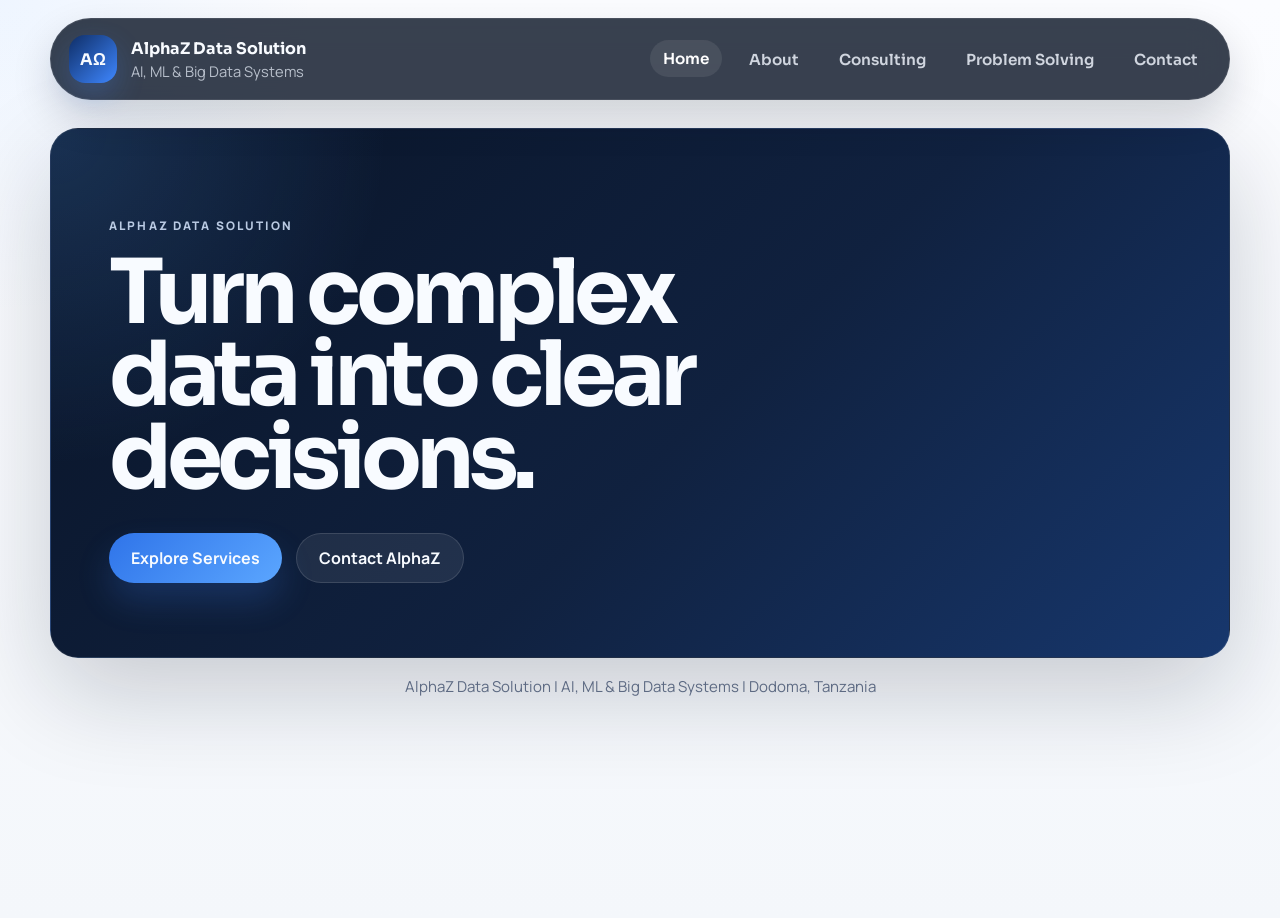
<file: index.html>
<!DOCTYPE html>
<html lang="en">
  <head>
    <meta charset="UTF-8" />
    <meta name="viewport" content="width=device-width, initial-scale=1.0" />
    <title>AlphaZ Data Solution | AI, ML & Big Data Systems</title>
    <meta
      name="description"
      content="AlphaZ Data Solution delivers AI, machine learning, and big-data systems for public institutions, specialized research, and high-stakes decision environments."
    />
    <link rel="preconnect" href="https://fonts.googleapis.com" />
    <link rel="preconnect" href="https://fonts.gstatic.com" crossorigin />
    <link
      href="https://fonts.googleapis.com/css2?family=Manrope:wght@400;500;600;700;800&family=Sora:wght@500;600;700;800&display=swap"
      rel="stylesheet"
    />
    <link rel="stylesheet" href="./styles.css" />
  </head>
  <body class="home-page">
    <div class="page-shell">
      <header class="site-header">
        <a class="brand" href="./index.html">
          <span class="brand-mark">AΩ</span>
          <span class="brand-copy">
            <strong>AlphaZ Data Solution</strong>
            <span>AI, ML & Big Data Systems</span>
          </span>
        </a>
        <nav class="site-nav">
          <a class="active" href="./index.html">Home</a>
          <a href="./about.html">About</a>
          <a href="./consulting.html">Consulting</a>
          <a href="./problem-solving.html">Problem Solving</a>
          <a href="./contact.html">Contact</a>
        </nav>
      </header>

      <main>
        <section class="hero home-hero">
          <div class="hero-copy reveal">
            <p class="eyebrow">AlphaZ Data Solution</p>
            <h1>Turn complex data into clear decisions.</h1>
            <div class="hero-actions">
              <a class="button button-primary" href="./consulting.html">Explore Services</a>
              <a class="button button-secondary" href="./contact.html">Contact AlphaZ</a>
            </div>
          </div>
        </section>
      </main>

      <footer class="site-footer">
        <p>AlphaZ Data Solution | AI, ML & Big Data Systems | Dodoma, Tanzania</p>
      </footer>
    </div>

    <script src="./script.js"></script>
  </body>
</html>
</file>
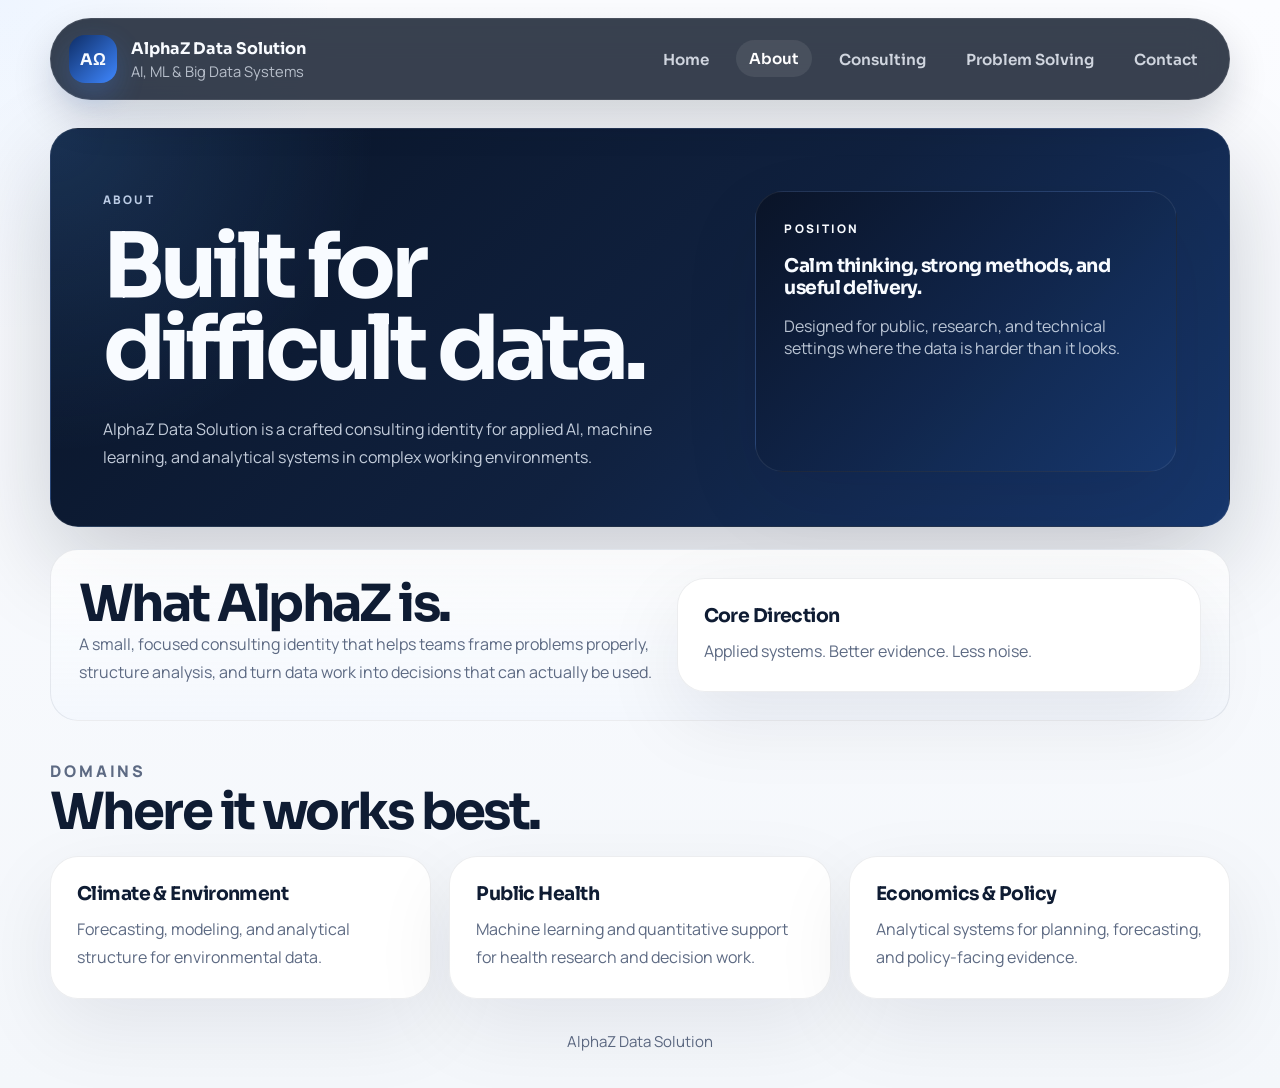
<file: about.html>
<!DOCTYPE html>
<html lang="en">
  <head>
    <meta charset="UTF-8" />
    <meta name="viewport" content="width=device-width, initial-scale=1.0" />
    <title>About | AlphaZ Data Solution</title>
    <meta
      name="description"
      content="About AlphaZ Data Solution, a consulting identity focused on AI, machine learning, and big-data systems for institutional and research use cases."
    />
    <link rel="preconnect" href="https://fonts.googleapis.com" />
    <link rel="preconnect" href="https://fonts.gstatic.com" crossorigin />
    <link
      href="https://fonts.googleapis.com/css2?family=Manrope:wght@400;500;600;700;800&family=Sora:wght@500;600;700;800&display=swap"
      rel="stylesheet"
    />
    <link rel="stylesheet" href="./styles.css" />
  </head>
  <body class="about-page">
    <div class="page-shell">
      <header class="site-header">
        <a class="brand" href="./index.html">
          <span class="brand-mark">AΩ</span>
          <span class="brand-copy">
            <strong>AlphaZ Data Solution</strong>
            <span>AI, ML & Big Data Systems</span>
          </span>
        </a>
        <nav class="site-nav">
          <a href="./index.html">Home</a>
          <a class="active" href="./about.html">About</a>
          <a href="./consulting.html">Consulting</a>
          <a href="./problem-solving.html">Problem Solving</a>
          <a href="./contact.html">Contact</a>
        </nav>
      </header>

      <main>
        <section class="page-hero about-hero reveal">
          <div class="about-hero-copy">
            <p class="eyebrow">About</p>
            <h1>Built for difficult data.</h1>
            <p class="lead narrow">
              AlphaZ Data Solution is a crafted consulting identity for applied AI, machine
              learning, and analytical systems in complex working environments.
            </p>
          </div>
          <div class="about-hero-panel">
            <p class="eyebrow">Position</p>
            <h3>Calm thinking, strong methods, and useful delivery.</h3>
            <p>Designed for public, research, and technical settings where the data is harder than it looks.</p>
          </div>
        </section>

        <section class="section about-band reveal">
          <div class="two-column">
            <div>
              <h2>What AlphaZ is.</h2>
              <p>
                A small, focused consulting identity that helps teams frame problems properly,
                structure analysis, and turn data work into decisions that can actually be used.
              </p>
            </div>
            <div class="info-card">
              <h3>Core Direction</h3>
              <p>Applied systems. Better evidence. Less noise.</p>
            </div>
          </div>
        </section>

        <section class="section reveal">
          <div class="section-heading">
            <p class="eyebrow">Domains</p>
            <h2>Where it works best.</h2>
          </div>
          <div class="card-grid">
            <article class="info-card">
              <h3>Climate & Environment</h3>
              <p>Forecasting, modeling, and analytical structure for environmental data.</p>
            </article>
            <article class="info-card">
              <h3>Public Health</h3>
              <p>Machine learning and quantitative support for health research and decision work.</p>
            </article>
            <article class="info-card">
              <h3>Economics & Policy</h3>
              <p>Analytical systems for planning, forecasting, and policy-facing evidence.</p>
            </article>
          </div>
        </section>
      </main>

      <footer class="site-footer">
        <p>AlphaZ Data Solution</p>
      </footer>
    </div>

    <script src="./script.js"></script>
  </body>
</html>
</file>
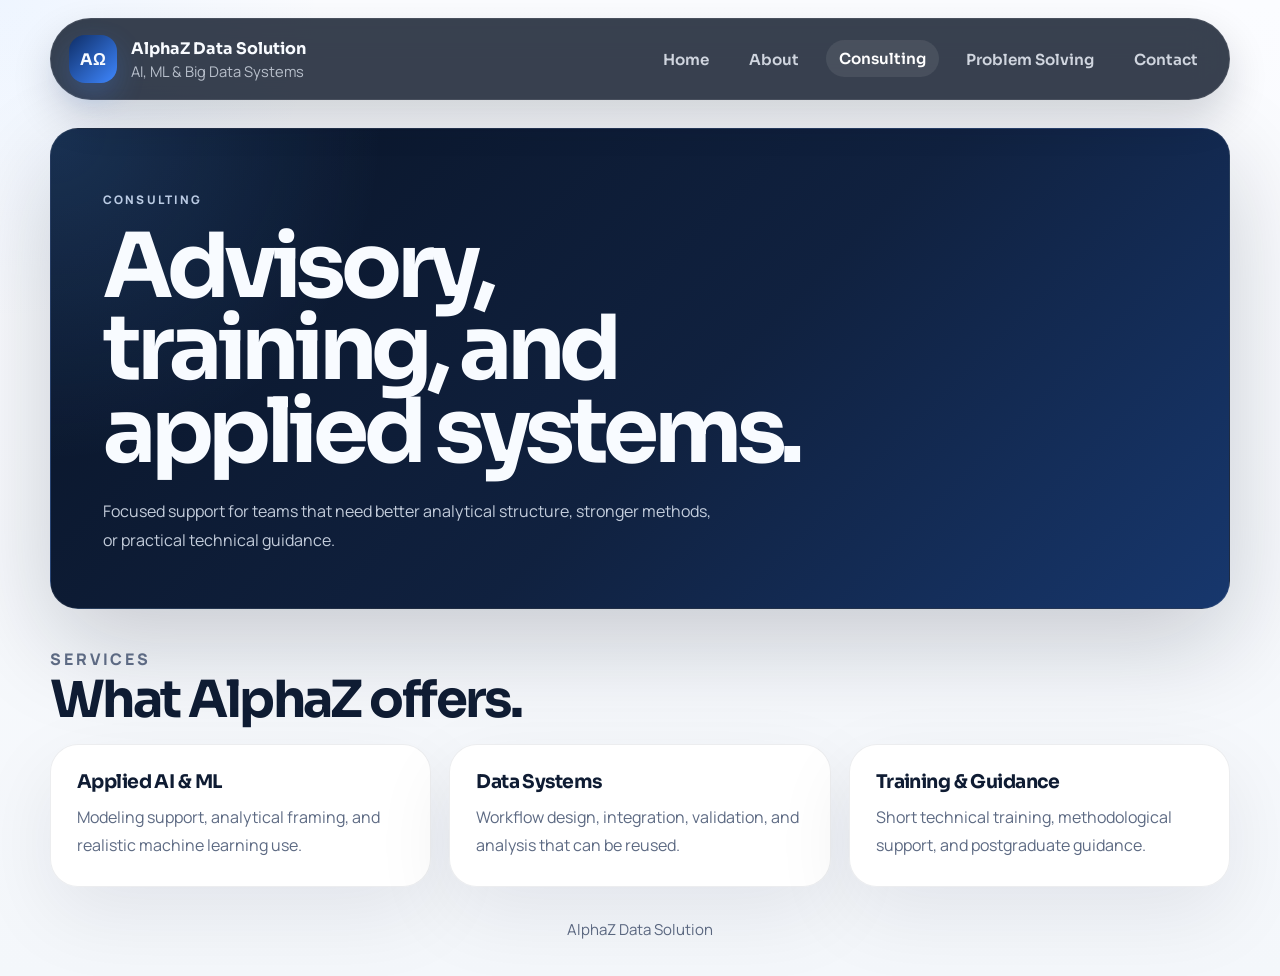
<file: consulting.html>
<!DOCTYPE html>
<html lang="en">
  <head>
    <meta charset="UTF-8" />
    <meta name="viewport" content="width=device-width, initial-scale=1.0" />
    <title>Consulting | AlphaZ Data Solution</title>
    <meta
      name="description"
      content="Consulting services by AlphaZ Data Solution in big-data analytics, AI, machine learning, and public-sector modeling."
    />
    <link rel="preconnect" href="https://fonts.googleapis.com" />
    <link rel="preconnect" href="https://fonts.gstatic.com" crossorigin />
    <link
      href="https://fonts.googleapis.com/css2?family=Manrope:wght@400;500;600;700;800&family=Sora:wght@500;600;700;800&display=swap"
      rel="stylesheet"
    />
    <link rel="stylesheet" href="./styles.css" />
  </head>
  <body class="consulting-page">
    <div class="page-shell">
      <header class="site-header">
        <a class="brand" href="./index.html">
          <span class="brand-mark">AΩ</span>
          <span class="brand-copy">
            <strong>AlphaZ Data Solution</strong>
            <span>AI, ML & Big Data Systems</span>
          </span>
        </a>
        <nav class="site-nav">
          <a href="./index.html">Home</a>
          <a href="./about.html">About</a>
          <a class="active" href="./consulting.html">Consulting</a>
          <a href="./problem-solving.html">Problem Solving</a>
          <a href="./contact.html">Contact</a>
        </nav>
      </header>

      <main>
        <section class="page-hero reveal">
          <p class="eyebrow">Consulting</p>
          <h1>Advisory, training, and applied systems.</h1>
          <p class="lead narrow">
            Focused support for teams that need better analytical structure, stronger methods, or
            practical technical guidance.
          </p>
        </section>

        <section class="section reveal">
          <div class="section-heading">
            <p class="eyebrow">Services</p>
            <h2>What AlphaZ offers.</h2>
          </div>
          <div class="card-grid">
            <article class="info-card">
              <h3>Applied AI & ML</h3>
              <p>Modeling support, analytical framing, and realistic machine learning use.</p>
            </article>
            <article class="info-card">
              <h3>Data Systems</h3>
              <p>Workflow design, integration, validation, and analysis that can be reused.</p>
            </article>
            <article class="info-card">
              <h3>Training & Guidance</h3>
              <p>Short technical training, methodological support, and postgraduate guidance.</p>
            </article>
          </div>
        </section>
      </main>

      <footer class="site-footer">
        <p>AlphaZ Data Solution</p>
      </footer>
    </div>

    <script src="./script.js"></script>
  </body>
</html>
</file>
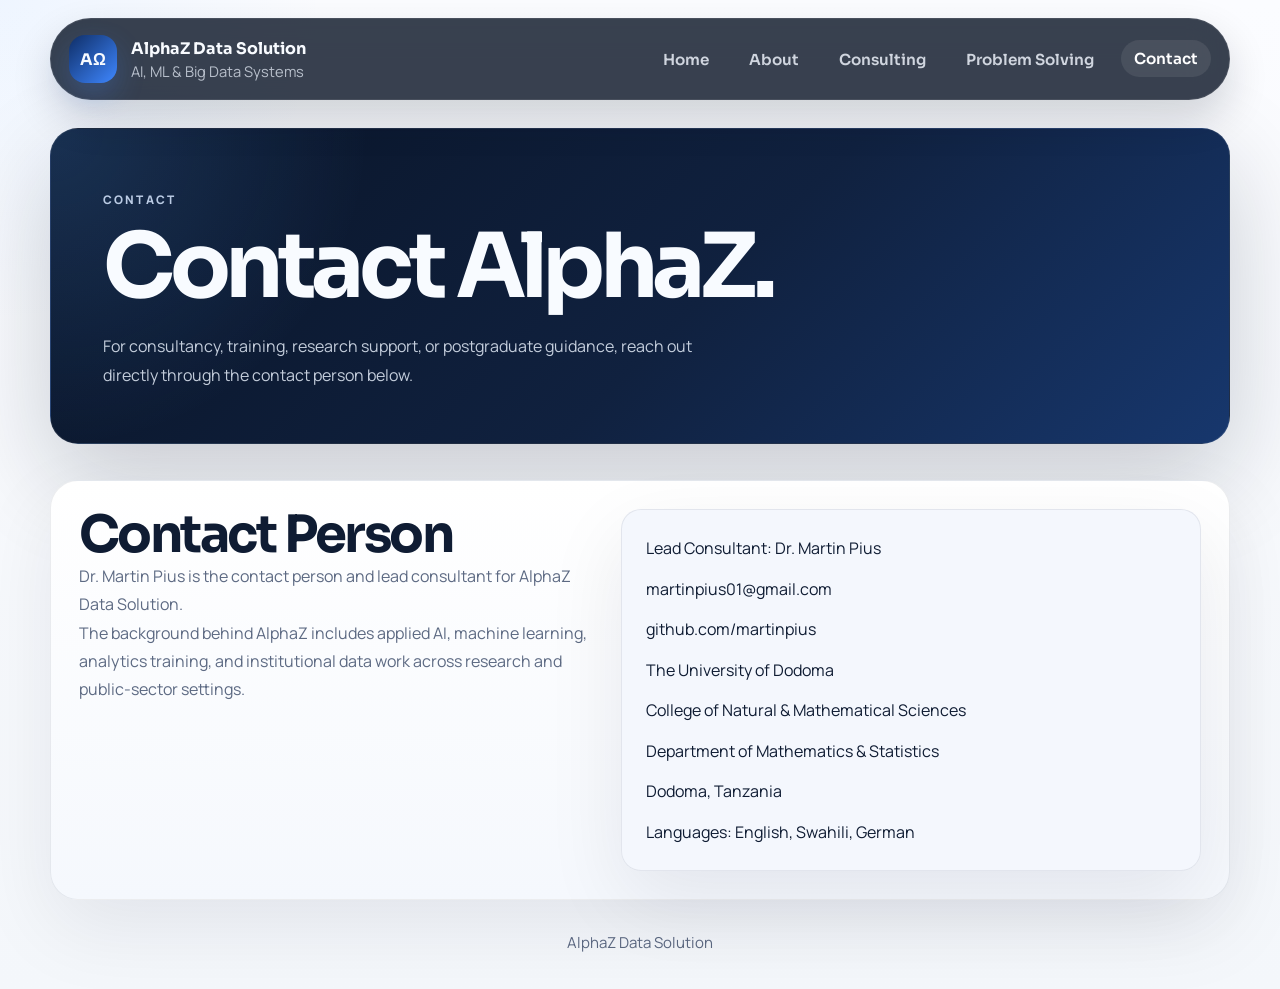
<file: contact.html>
<!DOCTYPE html>
<html lang="en">
  <head>
    <meta charset="UTF-8" />
    <meta name="viewport" content="width=device-width, initial-scale=1.0" />
    <title>Contact | AlphaZ Data Solution</title>
    <meta
      name="description"
      content="Contact AlphaZ Data Solution for consultancy, collaboration, and training in AI, machine learning, and big-data analytics."
    />
    <link rel="preconnect" href="https://fonts.googleapis.com" />
    <link rel="preconnect" href="https://fonts.gstatic.com" crossorigin />
    <link
      href="https://fonts.googleapis.com/css2?family=Manrope:wght@400;500;600;700;800&family=Sora:wght@500;600;700;800&display=swap"
      rel="stylesheet"
    />
    <link rel="stylesheet" href="./styles.css" />
  </head>
  <body class="contact-page">
    <div class="page-shell">
      <header class="site-header">
        <a class="brand" href="./index.html">
          <span class="brand-mark">AΩ</span>
          <span class="brand-copy">
            <strong>AlphaZ Data Solution</strong>
            <span>AI, ML & Big Data Systems</span>
          </span>
        </a>
        <nav class="site-nav">
          <a href="./index.html">Home</a>
          <a href="./about.html">About</a>
          <a href="./consulting.html">Consulting</a>
          <a href="./problem-solving.html">Problem Solving</a>
          <a class="active" href="./contact.html">Contact</a>
        </nav>
      </header>

      <main>
        <section class="page-hero reveal">
          <p class="eyebrow">Contact</p>
          <h1>Contact AlphaZ.</h1>
          <p class="lead narrow">
            For consultancy, training, research support, or postgraduate guidance, reach out
            directly through the contact person below.
          </p>
        </section>

        <section class="section reveal">
          <div class="contact-panel">
            <div>
              <h2>Contact Person</h2>
              <p>
                Dr. Martin Pius is the contact person and lead consultant for AlphaZ Data Solution.
              </p>
              <p>
                The background behind AlphaZ includes applied AI, machine learning, analytics
                training, and institutional data work across research and public-sector settings.
              </p>
            </div>
            <div class="contact-details">
              <p>Lead Consultant: Dr. Martin Pius</p>
              <a href="mailto:martinpius01@gmail.com">martinpius01@gmail.com</a>
              <a href="https://github.com/martinpius" target="_blank" rel="noreferrer">github.com/martinpius</a>
              <p>The University of Dodoma</p>
              <p>College of Natural & Mathematical Sciences</p>
              <p>Department of Mathematics & Statistics</p>
              <p>Dodoma, Tanzania</p>
              <p>Languages: English, Swahili, German</p>
            </div>
          </div>
        </section>
      </main>

      <footer class="site-footer">
        <p>AlphaZ Data Solution</p>
      </footer>
    </div>

    <script src="./script.js"></script>
  </body>
</html>
</file>
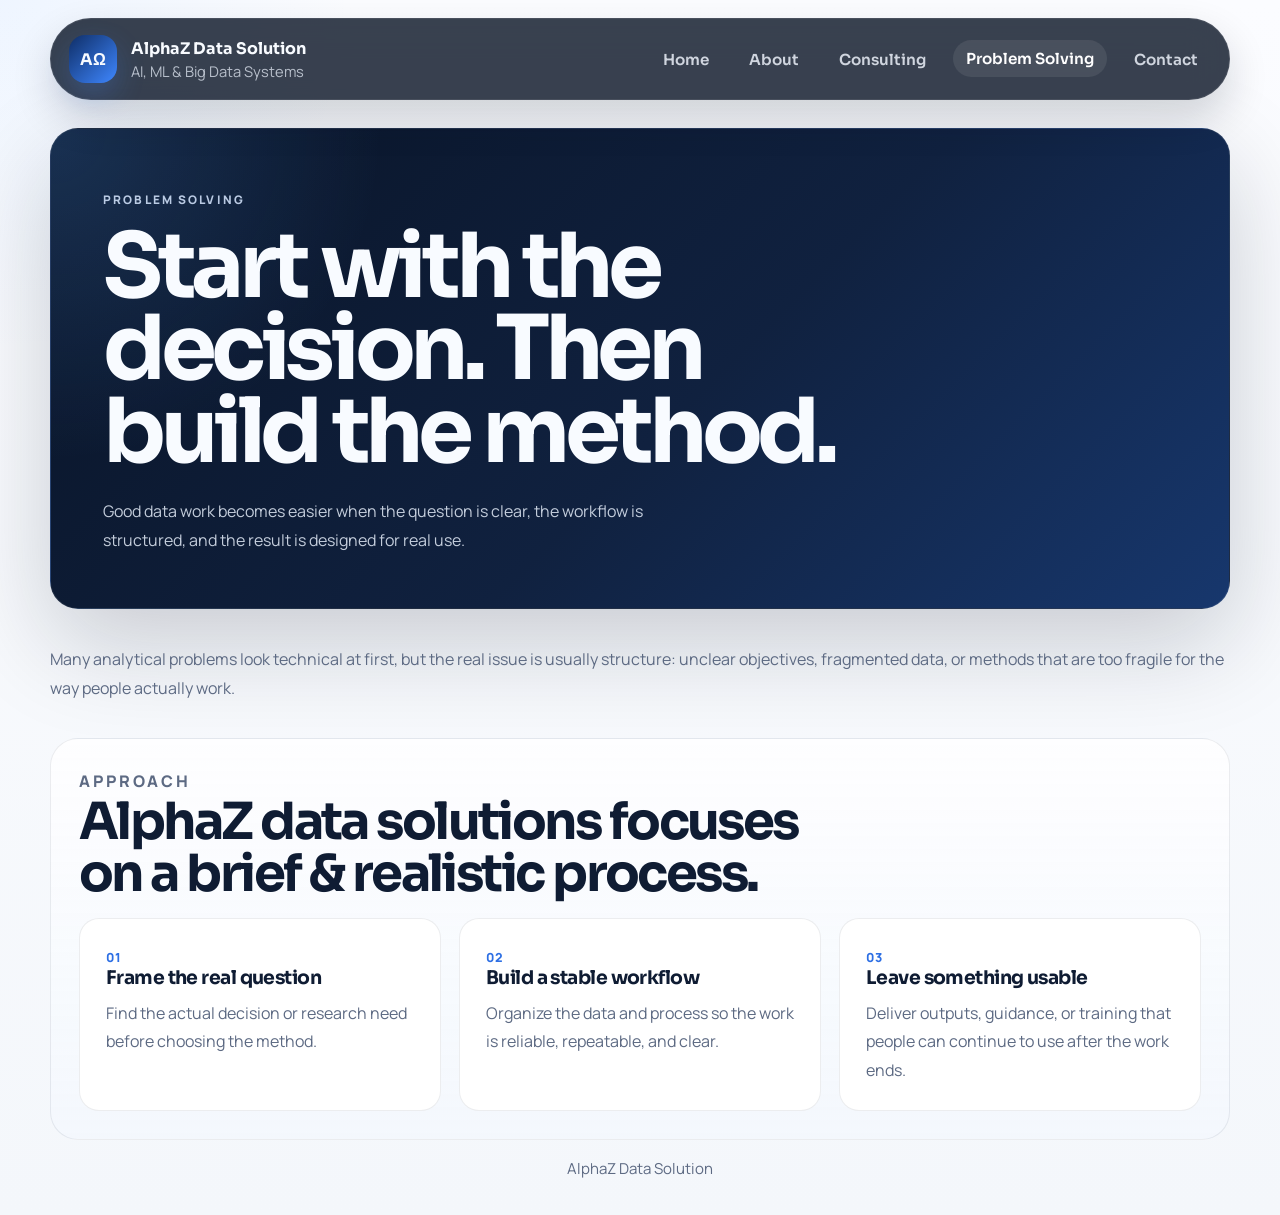
<file: problem-solving.html>
<!DOCTYPE html>
<html lang="en">
  <head>
    <meta charset="UTF-8" />
    <meta name="viewport" content="width=device-width, initial-scale=1.0" />
    <title>Problem Solving | AlphaZ Data Solution</title>
    <meta
      name="description"
      content="How AlphaZ Data Solution approaches practical AI, machine learning, and analytics problems for institutions and research teams."
    />
    <link rel="preconnect" href="https://fonts.googleapis.com" />
    <link rel="preconnect" href="https://fonts.gstatic.com" crossorigin />
    <link
      href="https://fonts.googleapis.com/css2?family=Manrope:wght@400;500;600;700;800&family=Sora:wght@500;600;700;800&display=swap"
      rel="stylesheet"
    />
    <link rel="stylesheet" href="./styles.css" />
  </head>
  <body class="problem-page">
    <div class="page-shell">
      <header class="site-header">
        <a class="brand" href="./index.html">
          <span class="brand-mark">AΩ</span>
          <span class="brand-copy">
            <strong>AlphaZ Data Solution</strong>
            <span>AI, ML & Big Data Systems</span>
          </span>
        </a>
        <nav class="site-nav">
          <a href="./index.html">Home</a>
          <a href="./about.html">About</a>
          <a href="./consulting.html">Consulting</a>
          <a class="active" href="./problem-solving.html">Problem Solving</a>
          <a href="./contact.html">Contact</a>
        </nav>
      </header>

      <main>
        <section class="page-hero case-hero reveal">
          <p class="eyebrow">Problem Solving</p>
          <h1>Start with the decision. Then build the method.</h1>
          <p class="lead narrow">
            Good data work becomes easier when the question is clear, the workflow is structured,
            and the result is designed for real use.
          </p>
        </section>

        <section class="section section-tight reveal">
          <div class="case-banner">
            <p>
              Many analytical problems look technical at first, but the real issue is usually
              structure: unclear objectives, fragmented data, or methods that are too fragile for
              the way people actually work.
            </p>
          </div>
        </section>

        <section class="section case-band reveal">
          <div class="section-heading">
            <p class="eyebrow">Approach</p>
            <h2>AlphaZ data solutions focuses on a brief & realistic process.</h2>
          </div>
          <div class="steps-grid">
            <article class="step-card">
              <span>01</span>
              <h3>Frame the real question</h3>
              <p>Find the actual decision or research need before choosing the method.</p>
            </article>
            <article class="step-card">
              <span>02</span>
              <h3>Build a stable workflow</h3>
              <p>Organize the data and process so the work is reliable, repeatable, and clear.</p>
            </article>
            <article class="step-card">
              <span>03</span>
              <h3>Leave something usable</h3>
              <p>Deliver outputs, guidance, or training that people can continue to use after the work ends.</p>
            </article>
          </div>
        </section>
      </main>

      <footer class="site-footer">
        <p>AlphaZ Data Solution</p>
      </footer>
    </div>

    <script src="./script.js"></script>
  </body>
</html>
</file>
<file: styles.css>
:root {
  --bg: #f6f8fc;
  --surface: rgba(255, 255, 255, 0.94);
  --surface-soft: rgba(243, 247, 253, 0.92);
  --ink: #0f1c33;
  --muted: #5d6a83;
  --line: rgba(15, 28, 51, 0.08);
  --brand: #5ba6ff;
  --brand-strong: #2d6fe4;
  --brand-soft: #dfeeff;
  --dark: #091427;
  --dark-2: #10213f;
  --radius: 28px;
  --radius-sm: 20px;
  --shadow: 0 28px 80px rgba(8, 18, 36, 0.08);
  --max-width: 1180px;
}

* {
  box-sizing: border-box;
}

html {
  scroll-behavior: smooth;
}

body {
  margin: 0;
  min-height: 100vh;
  font-family: "Manrope", sans-serif;
  color: var(--ink);
  background:
    radial-gradient(circle at top left, rgba(91, 166, 255, 0.08), transparent 20%),
    linear-gradient(180deg, #fbfcff 0%, #f4f7fb 100%);
}

.page-shell {
  width: min(calc(100% - 32px), var(--max-width));
  margin: 0 auto;
  padding-bottom: 36px;
}

.site-header {
  position: sticky;
  top: 14px;
  z-index: 20;
  display: flex;
  align-items: center;
  justify-content: space-between;
  gap: 18px;
  margin: 18px 0 28px;
  padding: 16px 18px;
  border: 1px solid rgba(255, 255, 255, 0.08);
  border-radius: 999px;
  background: rgba(8, 18, 36, 0.8);
  backdrop-filter: blur(18px) saturate(140%);
  box-shadow: 0 18px 40px rgba(8, 18, 36, 0.16);
}

.brand {
  display: inline-flex;
  align-items: center;
  gap: 14px;
  color: #f8fbff;
  text-decoration: none;
}

.brand-mark {
  display: grid;
  place-items: center;
  width: 48px;
  height: 48px;
  border-radius: 16px;
  background: linear-gradient(135deg, #0f2e67, #3f87ff);
  color: #f8fbff;
  font-family: "Sora", sans-serif;
  font-weight: 700;
  box-shadow: 0 12px 28px rgba(63, 135, 255, 0.24);
}

.brand-copy {
  display: flex;
  flex-direction: column;
  gap: 2px;
}

.brand-copy strong,
.site-nav a,
h1,
h2,
h3 {
  font-family: "Sora", sans-serif;
}

.brand-copy strong {
  color: #f8fbff;
}

.brand-copy span {
  font-size: 0.92rem;
  color: rgba(233, 240, 251, 0.72);
}

.site-nav {
  display: flex;
  flex-wrap: wrap;
  justify-content: flex-end;
  gap: 14px;
}

.site-nav a {
  padding: 9px 13px;
  border-radius: 999px;
  color: rgba(241, 246, 255, 0.82);
  text-decoration: none;
  font-size: 0.95rem;
  font-weight: 600;
  transition: background 180ms ease, color 180ms ease, transform 180ms ease;
}

.site-nav a:hover,
.site-nav a.active {
  background: rgba(255, 255, 255, 0.08);
  color: #ffffff;
  transform: translateY(-1px);
}

.hero,
.page-hero {
  border-radius: var(--radius);
  background:
    radial-gradient(circle at top left, rgba(91, 166, 255, 0.2), transparent 26%),
    linear-gradient(135deg, var(--dark) 0%, var(--dark-2) 55%, #17376d 100%);
  border: 1px solid rgba(255, 255, 255, 0.08);
  box-shadow: 0 34px 100px rgba(8, 18, 36, 0.2);
}

.hero {
  display: grid;
  grid-template-columns: 1fr;
  padding: 88px 58px 74px;
}

.page-hero {
  padding: 62px 52px 54px;
}

.hero-copy,
.about-hero-copy {
  max-width: 780px;
}

.eyebrow {
  margin: 0 0 18px;
  color: rgba(210, 225, 249, 0.88);
  text-transform: uppercase;
  letter-spacing: 0.18em;
  font-size: 0.74rem;
  font-weight: 800;
}

h1 {
  margin: 0;
  max-width: 11ch;
  color: #f8fbff;
  font-size: clamp(3.3rem, 7vw, 6.3rem);
  line-height: 0.92;
  letter-spacing: -0.06em;
  text-wrap: balance;
}

h2 {
  margin: 0;
  font-size: clamp(2rem, 4vw, 3.2rem);
  line-height: 1.02;
  letter-spacing: -0.05em;
  text-wrap: balance;
}

h3 {
  margin: 0 0 10px;
  font-size: 1.18rem;
  line-height: 1.16;
  letter-spacing: -0.03em;
}

.lead,
.section p,
.info-card p,
.contact-panel p,
.contact-details p,
.contact-details a {
  font-size: 1rem;
  line-height: 1.78;
}

.lead {
  margin: 24px 0 0;
  max-width: 42rem;
  color: rgba(230, 238, 250, 0.84);
}

.narrow {
  max-width: 38rem;
}

.hero-actions {
  display: flex;
  flex-wrap: wrap;
  gap: 14px;
  margin-top: 34px;
}

.button {
  display: inline-flex;
  align-items: center;
  justify-content: center;
  min-height: 50px;
  padding: 0 22px;
  border-radius: 999px;
  font-weight: 700;
  text-decoration: none;
  transition: transform 180ms ease, box-shadow 180ms ease, background 180ms ease;
}

.button:hover {
  transform: translateY(-2px);
}

.button-primary {
  color: #f8fbff;
  background: linear-gradient(135deg, #2f74e9, #5ba6ff);
  box-shadow: 0 18px 34px rgba(63, 135, 255, 0.2);
}

.button-secondary {
  color: #f8fbff;
  background: rgba(255, 255, 255, 0.08);
  border: 1px solid rgba(255, 255, 255, 0.12);
}

.section {
  margin-top: 22px;
  padding: 14px 0;
}

.section-heading {
  margin-bottom: 18px;
}

.section p {
  margin: 0;
  color: var(--muted);
}

.two-column,
.contact-panel,
.card-grid {
  display: grid;
  gap: 18px;
}

.two-column {
  grid-template-columns: 1.05fr 0.95fr;
  align-items: start;
}

.card-grid {
  grid-template-columns: repeat(3, minmax(0, 1fr));
}

.info-card,
.contact-panel,
.about-hero-panel,
.contact-details {
  border: 1px solid var(--line);
  border-radius: var(--radius);
  background: var(--surface);
  box-shadow: var(--shadow);
}

.info-card {
  padding: 26px;
  min-height: 100%;
}

.about-band,
.case-band {
  padding: 28px;
  border-radius: var(--radius);
  background: linear-gradient(180deg, rgba(255, 255, 255, 0.82), rgba(243, 247, 253, 0.94));
  border: 1px solid var(--line);
}

.about-hero {
  display: grid;
  grid-template-columns: 1.2fr 0.8fr;
  gap: 20px;
  align-items: stretch;
}

.about-hero-panel {
  padding: 28px;
  background:
    linear-gradient(135deg, rgba(10, 20, 39, 0.98), rgba(23, 55, 109, 0.98));
  border-color: rgba(255, 255, 255, 0.08);
}

.about-hero-panel .eyebrow,
.about-hero-panel h3,
.about-hero-panel p {
  color: #f8fbff;
}

.about-hero-panel p {
  color: rgba(229, 237, 249, 0.8);
}

.steps-grid {
  display: grid;
  grid-template-columns: repeat(3, minmax(0, 1fr));
  gap: 18px;
}

.step-card {
  padding: 26px;
  border-radius: var(--radius-sm);
  border: 1px solid var(--line);
  background: var(--surface);
}

.step-card span,
.text-link {
  color: var(--brand-strong);
  font-weight: 800;
  text-transform: uppercase;
  letter-spacing: 0.12em;
  font-size: 0.78rem;
}

.step-card p {
  color: var(--muted);
  margin: 0;
}

.case-banner {
  display: grid;
  gap: 16px;
}

.contact-panel {
  grid-template-columns: 0.95fr 1.05fr;
  padding: 28px;
  background: linear-gradient(180deg, #ffffff 0%, #f5f8fd 100%);
}

.contact-details {
  display: grid;
  gap: 12px;
  padding: 24px;
  border-radius: var(--radius-sm);
  background: var(--surface-soft);
}

.contact-details p,
.contact-details a {
  margin: 0;
  color: var(--ink);
  text-decoration: none;
}

.text-link {
  display: inline-block;
  margin-top: 16px;
  text-decoration: none;
}

.site-footer {
  padding: 18px 4px 0;
}

.site-footer p {
  margin: 0;
  color: var(--muted);
  text-align: center;
  font-size: 0.94rem;
}

.reveal {
  opacity: 0;
  transform: translateY(20px);
  transition: opacity 560ms ease, transform 560ms ease;
}

.reveal.is-visible {
  opacity: 1;
  transform: translateY(0);
}

@media (max-width: 980px) {
  .site-header,
  .about-hero,
  .two-column,
  .card-grid,
  .steps-grid,
  .contact-panel {
    grid-template-columns: 1fr;
  }

  .site-header {
    border-radius: 28px;
    align-items: flex-start;
    padding: 18px;
  }

  .site-nav {
    justify-content: flex-start;
  }

  .hero {
    padding: 64px 32px 56px;
  }

  .page-hero,
  .about-band,
  .case-band {
    padding: 34px 28px;
  }
}

@media (max-width: 720px) {
  .page-shell {
    width: min(calc(100% - 18px), var(--max-width));
  }

  .hero {
    padding: 52px 24px 44px;
  }

  .page-hero,
  .about-band,
  .case-band,
  .info-card,
  .contact-panel,
  .about-hero-panel,
  .contact-details,
  .step-card {
    padding: 22px;
  }

  h1 {
    font-size: clamp(2.7rem, 12vw, 4.4rem);
  }

  h2 {
    font-size: clamp(1.8rem, 8vw, 2.6rem);
  }
}
</file>
